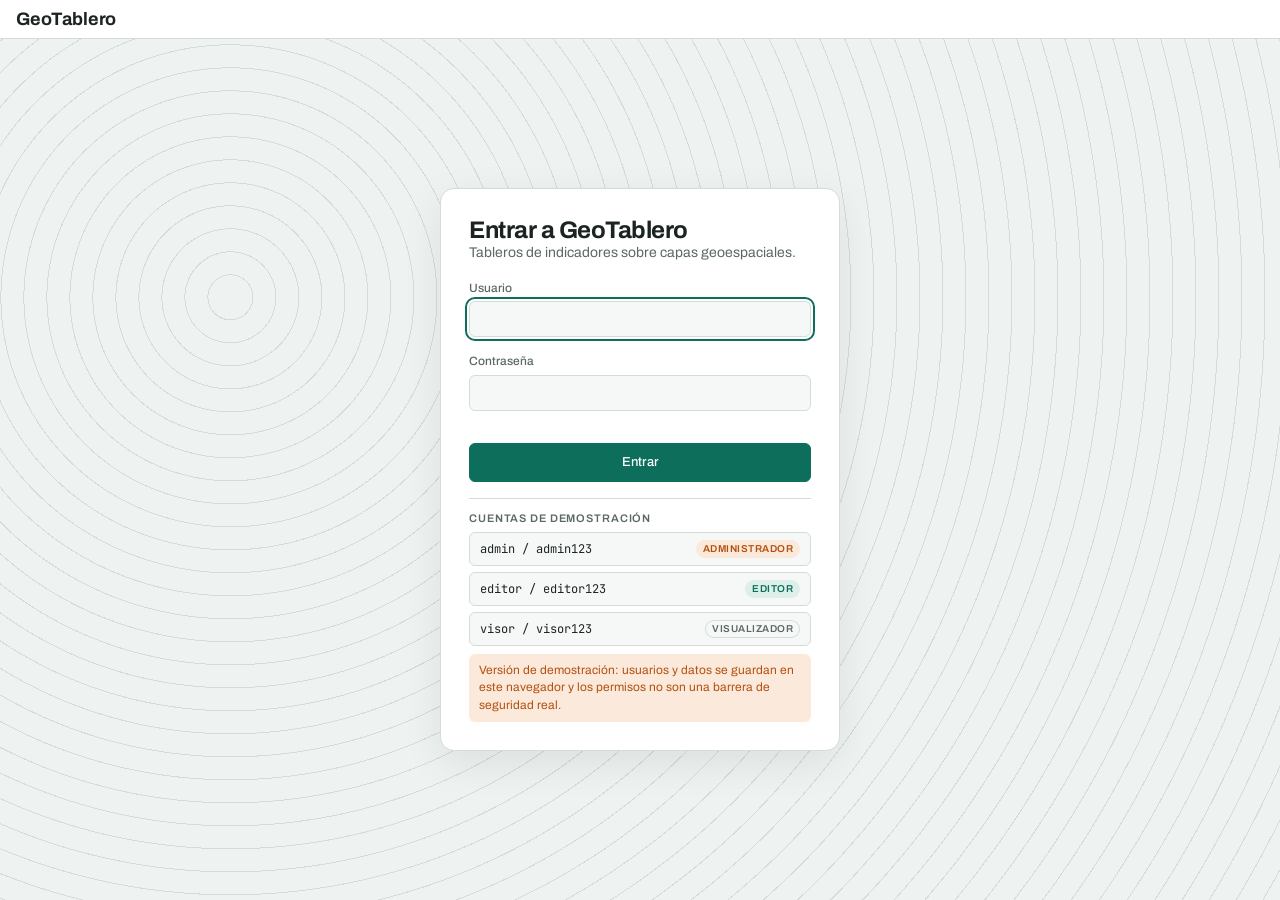
<file: index.html>
<!doctype html>
<html lang="es">
<head>
<meta charset="utf-8">
<meta name="viewport" content="width=device-width, initial-scale=1, viewport-fit=cover">
<title>GeoTablero</title>
<meta name="description" content="Tableros de indicadores y gráficos sobre capas geoespaciales, con usuarios y perfiles por aplicación.">
<link rel="preconnect" href="https://fonts.googleapis.com">
<link rel="preconnect" href="https://fonts.gstatic.com" crossorigin>
<link rel="stylesheet" href="https://fonts.googleapis.com/css2?family=Archivo:wght@400;500;600;700&family=JetBrains+Mono:wght@400;500&display=swap">
<link rel="stylesheet" href="css/estilos.css">
</head>
<body data-admin="0">
<div class="app">
  <header class="top">
    <a class="brand brand-link" href="index.html"><h1>GeoTablero</h1></a>
    <div class="spacer"></div>
    <nav class="nav" id="nav" hidden>
      <button id="navApps">Aplicaciones</button>
      <button id="navUsers" class="admin-only">Usuarios</button>
      <button id="navConns" class="admin-only">Conexiones</button>
      <div class="who"><span class="avatar" id="whoAvatar"></span><span class="nm" id="whoName"></span><button id="btnLogout" title="Cerrar sesión">Salir</button></div>
    </nav>
  </header>

  <main class="loading" id="vLoading">Cargando…</main>

  <!-- Acceso -->
  <main class="view-login" id="vLogin" hidden>
    <form class="login-card" id="formLogin" autocomplete="on">
      <div><h2>Entrar a GeoTablero</h2><p>Tableros de indicadores sobre capas geoespaciales.</p></div>
      <label class="field"><span>Usuario</span><input type="text" id="loginUser" autocomplete="username" required></label>
      <label class="field"><span>Contraseña</span><input type="password" id="loginPass" autocomplete="current-password" required></label>
      <div class="err" id="loginErr"></div>
      <button class="btn primary" type="submit" style="justify-content:center;padding:9px">Entrar</button>
      <div class="demo" id="demoBox" hidden>
        <span class="label">Cuentas de demostración</span>
        <div class="demo-list" id="demoList"></div>
        <div class="warn">Versión de demostración: usuarios y datos se guardan en este navegador y los permisos no son una barrera de seguridad real.</div>
      </div>
    </form>
    <section class="public-apps" id="publicApps" hidden aria-labelledby="pubTitle">
      <h3 id="pubTitle">Aplicaciones públicas</h3>
      <div class="pub-list" id="publicList"></div>
    </section>
  </main>

  <!-- Aplicaciones -->
  <main class="view-page" id="vHome" hidden>
    <div class="page">
      <div class="page-head">
        <div><h2>Aplicaciones</h2><p id="homeSub"></p></div>
        <div class="acts admin-only"><button class="btn primary" id="btnNewApp"><svg viewBox="0 0 24 24" fill="none" stroke="currentColor" stroke-width="2"><path d="M12 5v14M5 12h14"/></svg>Nueva aplicación</button></div>
      </div>
      <div class="cards" id="appCards"></div>
    </div>
  </main>

  <!-- Usuarios -->
  <main class="view-page" id="vUsers" hidden>
    <div class="page">
      <div class="page-head">
        <div><h2>Usuarios</h2><p>Los administradores ven y gestionan todo. Al resto se le asigna, en cada aplicación, el perfil de editor o de visualizador.</p></div>
        <div class="acts"><button class="btn primary" id="btnNewUser"><svg viewBox="0 0 24 24" fill="none" stroke="currentColor" stroke-width="2"><path d="M12 5v14M5 12h14"/></svg>Nuevo usuario</button></div>
      </div>
      <div class="table-wrap"><table class="list"><thead><tr><th>Usuario</th><th>Perfil</th><th>Acceso a aplicaciones</th><th></th></tr></thead><tbody id="userRows"></tbody></table></div>
      <div class="backup">
        <div><b>Publicar y respaldar</b><p>Exporta usuarios, aplicaciones y capas a <code>geotablero.json</code>. Si subes ese archivo a la carpeta <code>data/</code> del repositorio, quien abra el sitio por primera vez parte con esas aplicaciones.</p></div>
        <div style="display:flex;gap:8px;flex-wrap:wrap">
          <button class="btn" id="btnExport">Exportar</button>
          <button class="btn" id="btnImport">Importar archivo</button>
          <button class="btn" id="btnPublished">Cargar datos publicados</button>
          <input type="file" id="importInput" accept=".json" hidden>
        </div>
      </div>
    </div>
  </main>
  <!-- Conexiones a bases de datos -->
  <main class="view-page" id="vConns" hidden>
    <div class="page">
      <div class="page-head">
        <div><h2>Conexiones</h2><p>Bases de datos espaciales que los editores pueden usar como capas. PostGIS se conecta a través de Supabase, PostgREST, pg_featureserv (OGC API Features) o un WFS de GeoServer.</p></div>
        <div class="acts"><button class="btn primary" id="btnNewConn"><svg viewBox="0 0 24 24" fill="none" stroke="currentColor" stroke-width="2"><path d="M12 5v14M5 12h14"/></svg>Nueva conexión</button></div>
      </div>
      <div class="table-wrap"><table class="list"><thead><tr><th>Nombre</th><th>Tipo</th><th>Dirección</th><th>Estado</th><th></th></tr></thead><tbody id="connRows"></tbody></table></div>
      <div class="backup">
        <div><b>Cómo exponer tu PostGIS</b><p><b>Supabase</b>: crea el proyecto, activa la extensión postgis, crea la tabla con su columna geometry en EPSG:4326 y usa la URL del proyecto con la clave pública. <b>PostgREST</b> o <b>pg_featureserv</b>: instálalos junto a tu PostgreSQL y habilita CORS. <b>GeoServer</b>: publica la tabla desde un almacén PostGIS y activa CORS o JSONP.</p></div>
      </div>
    </div>
  </main>

</div>

<!-- Aplicación: crear / editar -->
<dialog id="dlgApp">
  <form method="dialog">
    <div class="dlg-head"><h2 id="dlgAppTitle">Nueva aplicación</h2><button class="icon-btn" value="cancel" aria-label="Cerrar"><svg viewBox="0 0 24 24" fill="none" stroke="currentColor" stroke-width="2"><path d="M6 6l12 12M18 6L6 18"/></svg></button></div>
    <div class="dlg-body">
      <label class="field"><span>Nombre</span><input type="text" id="appName" placeholder="ej. Emergencias Campo de Hielo 2026"></label>
      <label class="field"><span>Descripción</span><textarea id="appDesc" placeholder="Para qué sirve este tablero"></textarea></label>
      <label class="field" id="appTplField"><span>Contenido inicial</span><select id="appTpl"></select></label>
      <div class="err" id="appErr"></div>
    </div>
    <div class="dlg-foot"><button class="btn" value="cancel">Cancelar</button><button class="btn primary" type="button" id="btnAppOk">Crear</button></div>
  </form>
</dialog>

<!-- Accesos por aplicación -->
<dialog id="dlgAccess">
  <form method="dialog">
    <div class="dlg-head"><h2 id="dlgAccessTitle">Accesos</h2><button class="icon-btn" value="cancel" aria-label="Cerrar"><svg viewBox="0 0 24 24" fill="none" stroke="currentColor" stroke-width="2"><path d="M6 6l12 12M18 6L6 18"/></svg></button></div>
    <div class="dlg-body">
      <p class="hint" style="margin:0"><b>Editor</b>: agrega y quita capas, dibuja, edita atributos y crea gráficos e indicadores. <b>Visualizador</b>: consulta el tablero sin modificarlo.</p>
      <div class="access-list" id="accessList"></div>
    </div>
    <div class="dlg-foot"><button class="btn" value="cancel">Cancelar</button><button class="btn primary" type="button" id="btnAccessOk">Guardar accesos</button></div>
  </form>
</dialog>

<!-- Usuario: crear / editar -->
<dialog id="dlgUser">
  <form method="dialog">
    <div class="dlg-head"><h2 id="dlgUserTitle">Nuevo usuario</h2><button class="icon-btn" value="cancel" aria-label="Cerrar"><svg viewBox="0 0 24 24" fill="none" stroke="currentColor" stroke-width="2"><path d="M6 6l12 12M18 6L6 18"/></svg></button></div>
    <div class="dlg-body">
      <label class="field"><span>Nombre completo</span><input type="text" id="uName"></label>
      <div class="grid2">
        <label class="field"><span>Usuario</span><input type="text" id="uLogin" autocomplete="off"></label>
        <label class="field"><span id="uPassLabel">Contraseña</span><input type="password" id="uPass" autocomplete="new-password"></label>
      </div>
      <label class="check"><input type="checkbox" id="uAdmin"> Administrador (crea usuarios y aplicaciones, acceso total)</label>
      <div id="uAccessWrap" class="pane">
        <span class="label">Perfil en cada aplicación</span>
        <div class="access-list" id="uAccessList"></div>
      </div>
      <div class="err" id="uErr"></div>
    </div>
    <div class="dlg-foot"><button class="btn" value="cancel">Cancelar</button><button class="btn primary" type="button" id="btnUserOk">Guardar</button></div>
  </form>
</dialog>

<!-- Conexión: crear / editar -->
<dialog id="dlgConn">
  <form method="dialog">
    <div class="dlg-head"><h2 id="dlgConnTitle">Nueva conexión</h2><button class="icon-btn" value="cancel" aria-label="Cerrar"><svg viewBox="0 0 24 24" fill="none" stroke="currentColor" stroke-width="2"><path d="M6 6l12 12M18 6L6 18"/></svg></button></div>
    <div class="dlg-body">
      <div class="grid2">
        <label class="field"><span>Nombre</span><input type="text" id="cnName" placeholder="ej. PostGIS emergencias"></label>
        <label class="field"><span>Tipo</span><select id="cnType"></select></label>
      </div>
      <label class="field"><span>URL</span><input type="url" id="cnUrl"></label>
      <label class="field" id="cnKeyField"><span id="cnKeyLabel">Clave</span><input type="text" id="cnKey" autocomplete="off" spellcheck="false"></label>
      <label class="field" id="cnSchemaField"><span>Esquema (opcional, por defecto public)</span><input type="text" id="cnSchema" placeholder="public"></label>
      <div class="hint" id="cnHelp"></div>
      <div class="hint" id="cnResult" hidden></div>
      <div class="err" id="cnErr"></div>
    </div>
    <div class="dlg-foot"><button class="btn" type="button" id="btnConnTest" style="margin-right:auto">Probar conexión</button><button class="btn" value="cancel">Cancelar</button><button class="btn primary" type="button" id="btnConnOk">Guardar</button></div>
  </form>
</dialog>

<script src="js/comun.js"></script>
<script src="js/basedatos.js"></script>
<script src="js/portal.js"></script>
</body>
</html>
</file>
<file: css/estilos.css>
/* Layout: barra superior con navegación · vistas: acceso | aplicaciones | usuarios | tablero (capas | mapa | indicadores) */
:root{
  --bg:#eef2f0; --surface:#ffffff; --surface-2:#f6f8f7; --ink:#1b2422; --muted:#5b6964; --line:#d4dcd8;
  --accent:#0e6e5c; --accent-ink:#ffffff; --accent-soft:#dcefe9; --warm:#b4500f; --warm-soft:#fbe9dc; --danger:#b42318;
  --c1:#0e6e5c; --c2:#c2571a; --c3:#3a5fcd; --c4:#b5338a; --c5:#6f8a12; --c6:#8a5a2b; --c7:#0f8fa8; --c8:#6b4fbf;
  --f-display:"Archivo",system-ui,-apple-system,"Segoe UI",sans-serif;
  --f-body:"Archivo",system-ui,-apple-system,"Segoe UI",sans-serif;
  --f-mono:"JetBrains Mono",ui-monospace,"SFMono-Regular",Consolas,monospace;
  --r:8px;
  color-scheme:light;
}
@media (prefers-color-scheme:dark){:root:not([data-theme="light"]){
  --bg:#0e1412; --surface:#151d1a; --surface-2:#1b2521; --ink:#e2eae7; --muted:#8fa09a; --line:#2a3632;
  --accent:#3fbf9f; --accent-ink:#06201a; --accent-soft:#18332c; --warm:#f08a4b; --warm-soft:#3a2416; --danger:#f97066;
  --c1:#3fbf9f; --c2:#f08a4b; --c3:#7b9cff; --c4:#ee6fc4; --c5:#b4cf4a; --c6:#d4a373; --c7:#4cc9e0; --c8:#a78bfa;
  color-scheme:dark;
}}
:root[data-theme="dark"]{
  --bg:#0e1412; --surface:#151d1a; --surface-2:#1b2521; --ink:#e2eae7; --muted:#8fa09a; --line:#2a3632;
  --accent:#3fbf9f; --accent-ink:#06201a; --accent-soft:#18332c; --warm:#f08a4b; --warm-soft:#3a2416; --danger:#f97066;
  --c1:#3fbf9f; --c2:#f08a4b; --c3:#7b9cff; --c4:#ee6fc4; --c5:#b4cf4a; --c6:#d4a373; --c7:#4cc9e0; --c8:#a78bfa;
  color-scheme:dark;
}
*{box-sizing:border-box}
html,body{height:100%;margin:0}
body{background:var(--bg);color:var(--ink);font:14px/1.45 var(--f-body)}
[hidden]{display:none!important}
button,input,select,textarea{font:inherit;color:inherit}
:focus-visible{outline:2px solid var(--accent);outline-offset:2px}
body[data-role="viewer"] .can-edit,body:not([data-admin="1"]) .admin-only{display:none!important}

.app{height:100%;display:grid;grid-template-rows:auto 1fr}
header.top{display:flex;align-items:center;gap:14px;padding:10px max(16px,env(safe-area-inset-right,0px)) 10px max(16px,env(safe-area-inset-left,0px));background:var(--surface);border-bottom:1px solid var(--line);min-width:0}
.brand{display:flex;align-items:center;gap:10px;min-width:0}
.brand h1{margin:0;font:700 18px/1 var(--f-display);letter-spacing:-.01em;white-space:nowrap}
.crumb{display:flex;align-items:center;gap:8px;min-width:0;font-size:14px}
.crumb .sep{color:var(--line)}
.crumb strong{font-weight:600;white-space:nowrap;overflow:hidden;text-overflow:ellipsis}
.coord{font:12px var(--f-mono);color:var(--muted);white-space:nowrap}
.top .spacer{flex:1}
nav.nav{display:flex;align-items:center;gap:4px}
nav.nav button{border:0;background:transparent;padding:6px 10px;border-radius:6px;cursor:pointer;font-weight:500;color:var(--muted)}
nav.nav button:hover{color:var(--ink);background:var(--surface-2)}
nav.nav button[aria-current="page"]{color:var(--ink);background:var(--surface-2)}
.who{display:flex;align-items:center;gap:8px;padding-left:10px;border-left:1px solid var(--line)}
.avatar{width:28px;height:28px;border-radius:50%;display:grid;place-items:center;background:var(--accent-soft);color:var(--accent);font:600 12px var(--f-display);flex:none}
.who .nm{font-size:13px;font-weight:500;white-space:nowrap}
.toggle{display:flex;align-items:center;gap:8px;font-size:13px;color:var(--muted);cursor:pointer;user-select:none;white-space:nowrap}
.toggle input{accent-color:var(--accent)}
.save-status{font:11px var(--f-mono);color:var(--muted);white-space:nowrap}
.save-status.err{color:var(--danger)}

.role{font:600 10px/1 var(--f-body);letter-spacing:.05em;text-transform:uppercase;padding:4px 7px;border-radius:99px;white-space:nowrap}
.role.admin{background:var(--warm-soft);color:var(--warm)}
.role.editor{background:var(--accent-soft);color:var(--accent)}
.role.viewer{background:var(--surface-2);color:var(--muted);box-shadow:inset 0 0 0 1px var(--line)}

.btn{display:inline-flex;align-items:center;gap:6px;border:1px solid var(--line);background:var(--surface);border-radius:6px;padding:6px 10px;cursor:pointer;font-size:13px;font-weight:500;white-space:nowrap}
.btn:hover{border-color:var(--accent);color:var(--accent)}
.btn.primary{background:var(--accent);color:var(--accent-ink);border-color:var(--accent)}
.btn.primary:hover{filter:brightness(1.08);color:var(--accent-ink)}
.btn.danger{color:var(--danger)}
.btn.danger:hover{border-color:var(--danger)}
.btn:disabled{opacity:.55;cursor:default}
.btn svg{width:15px;height:15px}
.icon-btn{border:0;background:transparent;width:28px;height:28px;border-radius:6px;display:inline-grid;place-items:center;cursor:pointer;color:var(--muted)}
.icon-btn:hover{background:var(--surface-2);color:var(--ink)}
.icon-btn.on{color:var(--accent);background:var(--accent-soft)}
.icon-btn svg{width:16px;height:16px}

/* ---------- Acceso ---------- */
.view-login{display:grid;place-items:center;padding:32px max(16px,env(safe-area-inset-right,0px)) 32px max(16px,env(safe-area-inset-left,0px));background:
  repeating-radial-gradient(circle at 18% 30%, transparent 0 22px, var(--line) 22px 23px),var(--bg);overflow:auto}
.login-card{width:min(400px,100%);background:var(--surface);border:1px solid var(--line);border-radius:14px;padding:28px;display:flex;flex-direction:column;gap:16px;box-shadow:0 12px 40px rgba(0,0,0,.08)}
.login-card h2{margin:0;font:700 24px/1.1 var(--f-display);letter-spacing:-.02em;text-wrap:balance}
.login-card p{margin:0;color:var(--muted)}
.demo{border-top:1px solid var(--line);padding-top:14px;display:flex;flex-direction:column;gap:8px}
.demo-list{display:grid;gap:6px}
.demo-list button{display:flex;justify-content:space-between;align-items:center;gap:8px;border:1px solid var(--line);background:var(--surface-2);border-radius:6px;padding:7px 10px;cursor:pointer;font:12px var(--f-mono)}
.demo-list button:hover{border-color:var(--accent)}
.warn{font-size:12px;color:var(--warm);background:var(--warm-soft);border-radius:6px;padding:8px 10px}

/* ---------- Páginas (aplicaciones, usuarios) ---------- */
.view-page{overflow:auto}
.page{max-width:1120px;margin:0 auto;padding-block:28px 48px;padding-left:max(16px,env(safe-area-inset-left,0px));padding-right:max(16px,env(safe-area-inset-right,0px));display:flex;flex-direction:column;gap:20px}
.page-head{display:flex;align-items:flex-end;justify-content:space-between;gap:12px;flex-wrap:wrap}
.page-head h2{margin:0;font:700 26px/1.1 var(--f-display);letter-spacing:-.02em}
.page-head p{margin:4px 0 0;color:var(--muted);max-width:60ch}
.page-head .acts{display:flex;gap:8px;flex-wrap:wrap}
.cards{display:grid;grid-template-columns:repeat(auto-fill,minmax(280px,1fr));gap:14px}
.card{background:var(--surface);border:1px solid var(--line);border-radius:12px;display:flex;flex-direction:column;overflow:hidden;min-width:0}
.card .mapthumb{height:96px;position:relative;background:var(--surface-2);border-bottom:1px solid var(--line);overflow:hidden}
.card .mapthumb canvas{width:100%;height:100%;display:block}
.card .mapthumb .role{position:absolute;top:10px;left:10px}
.card .body{padding:14px 16px;display:flex;flex-direction:column;gap:6px;flex:1;min-width:0}
.card h3{margin:0;font:600 16px/1.25 var(--f-display);text-wrap:balance}
.card .desc{color:var(--muted);font-size:13px;min-height:1.45em}
.card .stats{display:flex;gap:12px;font:11px var(--f-mono);color:var(--muted);margin-top:auto;padding-top:6px;flex-wrap:wrap}
.card .foot{display:flex;gap:6px;padding:10px 12px;border-top:1px solid var(--line);align-items:center}
.card .foot .spacer{flex:1}
.empty{font-size:13px;color:var(--muted);border:1px dashed var(--line);border-radius:var(--r);padding:14px;text-align:center}

.table-wrap{overflow-x:auto;background:var(--surface);border:1px solid var(--line);border-radius:12px}
table.list{border-collapse:collapse;width:100%;min-width:640px;font-size:13px}
table.list th{text-align:left;font:600 11px var(--f-body);letter-spacing:.06em;text-transform:uppercase;color:var(--muted);padding:10px 14px;border-bottom:1px solid var(--line);background:var(--surface-2)}
table.list td{padding:10px 14px;border-bottom:1px solid var(--line);vertical-align:middle}
table.list tr:last-child td{border-bottom:0}
table.list .uname{font:12px var(--f-mono);color:var(--muted)}
table.list .person{display:flex;align-items:center;gap:10px}
table.list .chips{display:flex;gap:4px;flex-wrap:wrap}
table.list .chip{font-size:11px;padding:2px 7px;border-radius:4px;background:var(--surface-2);border:1px solid var(--line);white-space:nowrap}
table.list .chip b{font-weight:600}
table.list td.r{text-align:right;white-space:nowrap}
.backup{display:flex;align-items:center;justify-content:space-between;gap:12px;flex-wrap:wrap;background:var(--surface);border:1px solid var(--line);border-radius:12px;padding:14px 16px}
.backup p{margin:2px 0 0;color:var(--muted);font-size:13px;max-width:62ch}

/* ---------- Tablero ---------- */
.main{display:grid;grid-template-columns:300px 1fr 370px;min-height:0}
aside{background:var(--surface);overflow:auto;min-height:0;display:flex;flex-direction:column}
aside.left{border-right:1px solid var(--line)}
aside.right{border-left:1px solid var(--line)}
section.block{padding:16px;border-bottom:1px solid var(--line);display:flex;flex-direction:column;gap:12px}
.block-head{display:flex;align-items:center;justify-content:space-between;gap:8px;min-height:30px}
.label{font:600 11px/1 var(--f-body);letter-spacing:.08em;text-transform:uppercase;color:var(--muted)}

.layers{display:flex;flex-direction:column;gap:6px;margin:0;padding:0;list-style:none}
.layer{border:1px solid var(--line);border-radius:var(--r);padding:8px 8px 8px 10px;display:grid;grid-template-columns:auto 1fr auto;gap:4px 8px;align-items:center;background:var(--surface)}
.layer.target{border-color:var(--accent);box-shadow:inset 3px 0 0 var(--accent)}
.layer input[type=checkbox]{accent-color:var(--accent);margin:0}
.layer .name{min-width:0;cursor:pointer}
.layer .name strong{display:block;font-weight:600;font-size:13px;white-space:nowrap;overflow:hidden;text-overflow:ellipsis}
.layer .meta{font:11px var(--f-mono);color:var(--muted);display:flex;gap:6px;align-items:center;flex-wrap:wrap}
.sw{width:10px;height:10px;border-radius:2px;display:inline-block;flex:none}
.sw.pt{border-radius:50%}
.pill{font:600 10px/1 var(--f-body);letter-spacing:.04em;text-transform:uppercase;padding:3px 6px;border-radius:99px;background:var(--accent-soft);color:var(--accent)}
.pill.ro{background:var(--surface-2);color:var(--muted)}
.layer .acts{display:flex;gap:0}
.layer .opacity{grid-column:2/4;display:flex;align-items:center;gap:8px;font:11px var(--f-mono);color:var(--muted)}
.layer .opacity input{flex:1;accent-color:var(--accent)}

.basemaps{display:grid;grid-template-columns:repeat(2,1fr);gap:6px}
.bm{border:1px solid var(--line);border-radius:6px;padding:0;background:var(--surface);cursor:pointer;text-align:left;overflow:hidden;display:flex;flex-direction:column}
.bm .thumb{height:34px}
.bm span{padding:5px 8px;font-size:12px;font-weight:500}
.bm[aria-pressed="true"]{border-color:var(--accent);box-shadow:0 0 0 1px var(--accent)}
.bm[aria-pressed="true"] span{color:var(--accent)}
.bm.bm-fail span::after{content:" · sin respuesta";color:var(--danger);font-weight:400}
.hint{font-size:12px;color:var(--muted);background:var(--surface-2);border-radius:6px;padding:8px 10px}
.hint b{color:var(--ink)}

.mapwrap{position:relative;min-height:0}
#map{position:absolute;inset:0;background:var(--surface-2)}
.leaflet-container{font-family:var(--f-body)}
.edit-banner{position:absolute;z-index:500;left:50%;transform:translateX(-50%);top:10px;background:var(--surface);border:1px solid var(--line);border-radius:99px;padding:6px 12px;font-size:12px;display:flex;gap:8px;align-items:center;box-shadow:0 2px 8px rgba(0,0,0,.15);max-width:calc(100% - 120px);white-space:nowrap;overflow:hidden;text-overflow:ellipsis}
.edit-banner .dot{width:8px;height:8px;border-radius:50%;background:var(--accent);flex:none}
.edit-banner.view .dot{background:var(--muted)}
.leaflet-popup-content-wrapper,.leaflet-popup-tip{background:var(--surface);color:var(--ink)}
.leaflet-popup-content{margin:12px 14px;min-width:200px}
.pop h4{margin:0 0 8px;font:600 13px var(--f-display)}
.pop table{border-collapse:collapse;width:100%;font-size:12px}
.pop td{padding:3px 0;border-bottom:1px solid var(--line);vertical-align:top}
.pop td:first-child{color:var(--muted);padding-right:10px;font-family:var(--f-mono);font-size:11px}
.pop .f{display:grid;grid-template-columns:auto 1fr;gap:6px 8px;align-items:center;font-size:12px}
.pop .f label{font:11px var(--f-mono);color:var(--muted)}
.pop .f input{border:1px solid var(--line);border-radius:4px;padding:4px 6px;background:var(--surface-2);min-width:0}
.pop .row{display:flex;gap:6px;margin-top:10px;justify-content:space-between}
.pop .geo{font:11px var(--f-mono);color:var(--muted);margin-top:6px}

.kpis{display:grid;grid-template-columns:1fr 1fr;gap:8px}
.kpi{border:1px solid var(--line);border-radius:var(--r);padding:10px 12px;position:relative;background:var(--surface-2);min-width:0}
.kpi .k-label{font-size:12px;font-weight:500;color:var(--muted);padding-right:22px;white-space:nowrap;overflow:hidden;text-overflow:ellipsis}
.kpi .k-val{font:600 22px/1.15 var(--f-display);font-variant-numeric:tabular-nums;letter-spacing:-.01em;margin-top:4px;overflow-wrap:anywhere}
.kpi .k-val small{font:500 12px var(--f-body);color:var(--muted);margin-left:3px;white-space:nowrap}
.kpi .k-sub{font:10px var(--f-mono);color:var(--muted);margin-top:4px;white-space:nowrap;overflow:hidden;text-overflow:ellipsis}
.kpi .icon-btn,.chart .icon-btn.del{position:absolute;top:4px;right:4px;width:24px;height:24px}
.charts{display:flex;flex-direction:column;gap:10px}
.chart{border:1px solid var(--line);border-radius:var(--r);padding:10px 12px 12px;position:relative;background:var(--surface)}
.chart h3{margin:0;font:600 13px var(--f-display);padding-right:26px}
.chart .c-sub{font:10px var(--f-mono);color:var(--muted);margin:2px 0 8px}
.chart .canvas{position:relative;height:220px}

/* ---------- Diálogos ---------- */
dialog{border:1px solid var(--line);border-radius:12px;padding:0;background:var(--surface);color:var(--ink);width:min(500px,calc(100vw - 32px));max-height:calc(100vh - 40px);box-shadow:0 20px 50px rgba(0,0,0,.3)}
dialog form{display:flex;flex-direction:column;max-height:calc(100vh - 42px)}
dialog::backdrop{background:rgba(10,20,17,.45)}
.dlg-head{display:flex;align-items:center;justify-content:space-between;padding:14px 16px;border-bottom:1px solid var(--line)}
.dlg-head h2{margin:0;font:600 16px var(--f-display)}
.dlg-body{padding:16px;display:flex;flex-direction:column;gap:12px;overflow:auto}
.dlg-foot{display:flex;justify-content:flex-end;gap:8px;padding:12px 16px;border-top:1px solid var(--line)}
.tabs{display:flex;gap:4px;background:var(--surface-2);padding:3px;border-radius:8px;flex-wrap:wrap}
.tabs button{flex:1;border:0;background:transparent;padding:6px;border-radius:6px;cursor:pointer;font-size:13px;font-weight:500;color:var(--muted);white-space:nowrap}
.tabs button[aria-selected="true"]{background:var(--surface);color:var(--ink);box-shadow:0 1px 2px rgba(0,0,0,.1)}
.pane{display:flex;flex-direction:column;gap:12px}
.field{display:flex;flex-direction:column;gap:4px;min-width:0}
.field>span{font-size:12px;font-weight:500;color:var(--muted)}
.field input[type=text],.field input[type=url],.field input[type=password],.field select,.field textarea{border:1px solid var(--line);border-radius:6px;padding:7px 9px;background:var(--surface-2);width:100%}
.field textarea{resize:vertical;min-height:60px}
.grid2{display:grid;grid-template-columns:1fr 1fr;gap:10px}
.drop{border:1.5px dashed var(--line);border-radius:8px;padding:18px;text-align:center;color:var(--muted);font-size:13px;cursor:pointer}
.drop.over{border-color:var(--accent);background:var(--accent-soft);color:var(--accent)}
.drop b{color:var(--ink)}
.formats{font:11px var(--f-mono);color:var(--muted)}
.check{display:flex;gap:8px;align-items:center;font-size:13px}
.check input{accent-color:var(--accent)}
.err{color:var(--danger);font-size:12px;min-height:0}
.access-list{display:flex;flex-direction:column;border:1px solid var(--line);border-radius:8px;overflow:hidden}
.access-row{display:grid;grid-template-columns:1fr 150px;gap:10px;align-items:center;padding:8px 12px;border-bottom:1px solid var(--line)}
.access-row:last-child{border-bottom:0}
.access-row .who2{display:flex;flex-direction:column;min-width:0}
.access-row .who2 b{font-weight:600;font-size:13px;white-space:nowrap;overflow:hidden;text-overflow:ellipsis}
.access-row .who2 span{font:11px var(--f-mono);color:var(--muted)}
.access-row select{border:1px solid var(--line);border-radius:6px;padding:5px 8px;background:var(--surface-2);width:100%}

.toast{position:fixed;left:50%;bottom:calc(20px + env(safe-area-inset-bottom,0px));transform:translateX(-50%);background:var(--ink);color:var(--bg);padding:8px 14px;border-radius:8px;font-size:13px;z-index:3000;opacity:0;transition:opacity .2s;pointer-events:none;max-width:calc(100vw - 32px);text-align:center}
.toast.show{opacity:1}

@media (max-width:1100px){.main{grid-template-columns:270px 1fr 320px}}
@media (max-width:900px){
  html,body{height:auto}
  .app{height:auto;display:block}
  .main{display:flex;flex-direction:column}
  .mapwrap{height:62vh;order:-1}
  aside.left,aside.right{border:0;overflow:visible}
  .coord,.who .nm{display:none}
  header.top{flex-wrap:wrap}
}
@media (max-width:560px){.grid2{grid-template-columns:1fr}.access-row{grid-template-columns:1fr 120px}}
@media (prefers-reduced-motion:reduce){*{transition:none!important}}

/* ---------- Añadidos para la versión multipágina ---------- */
a.btn{text-decoration:none}
a.brand-link{color:inherit;text-decoration:none}
a.brand-link:hover h1{color:var(--accent)}
nav.nav a{padding:6px 10px;border-radius:6px;font-weight:500;color:var(--muted);text-decoration:none;white-space:nowrap}
nav.nav a:hover{color:var(--ink);background:var(--surface-2)}
.card .mapthumb{display:block}
.denied{max-width:520px;margin:12vh auto 0;background:var(--surface);border:1px solid var(--line);border-radius:14px;padding:28px;display:flex;flex-direction:column;gap:12px}
.denied h2{margin:0;font:700 22px/1.15 var(--f-display);letter-spacing:-.01em}
.denied p{margin:0;color:var(--muted)}
.loading{display:grid;place-items:center;color:var(--muted);font:12px var(--f-mono)}

/* ---------- Escenario con widgets flotantes ---------- */
.stage{position:relative;min-height:0;overflow:hidden}
.stage #map{position:absolute;inset:0;z-index:0}
#widgets{position:absolute;inset:0;z-index:1;pointer-events:none}
.stage .edit-banner{z-index:3}
.app-tools{display:flex;gap:6px;align-items:center}
.design-btn[aria-pressed="true"]{background:var(--accent);color:var(--accent-ink);border-color:var(--accent)}

.wg{position:absolute;display:flex;flex-direction:column;background:var(--surface);border:1px solid var(--line);border-radius:10px;box-shadow:0 6px 22px rgba(10,30,25,.16);pointer-events:auto;overflow:hidden;min-width:0}
.wg-head{display:flex;align-items:center;gap:4px;padding:4px 4px 4px 12px;min-height:36px;border-bottom:1px solid var(--line);user-select:none;flex:none}
.wg-title{flex:1;min-width:0;font:600 13px/1.2 var(--f-display);white-space:nowrap;overflow:hidden;text-overflow:ellipsis}
.wg-acts{display:flex;gap:0;flex:none}
.wg-acts .icon-btn{width:26px;height:26px}
.wg-body{flex:1;min-height:0;overflow:auto;padding:12px;display:flex;flex-direction:column;gap:10px}
.wg.min{height:auto!important}
.wg.min .wg-body,.wg.min .wg-resize{display:none}
.wg.min .wg-head{border-bottom:0}
.wg.nohead .wg-head{display:none}
.wg-grip{display:none;color:var(--muted);margin-left:-6px}
.wg-grip svg{width:14px;height:14px;fill:currentColor}
.wg-resize{position:absolute;right:0;bottom:0;width:18px;height:18px;cursor:nwse-resize;display:none;
  background:linear-gradient(135deg,transparent 0 55%,var(--accent) 55% 62%,transparent 62% 72%,var(--accent) 72% 79%,transparent 79%)}
.design-only{display:none!important}
.wg.flash{animation:wgflash .9s ease}
@keyframes wgflash{0%,100%{box-shadow:0 6px 22px rgba(10,30,25,.16)}40%{box-shadow:0 0 0 4px var(--accent)}}

/* Modo Diseño */
.stage.design #widgets{background-image:radial-gradient(color-mix(in srgb,var(--accent) 35%,transparent) 1px,transparent 1.2px);background-size:16px 16px}
.stage.design .wg{outline:1.5px dashed var(--accent);outline-offset:2px}
.stage.design .wg-head{cursor:move;background:var(--accent-soft)}
.stage.design .wg.nohead .wg-head{display:flex}
.stage.design .design-only{display:inline-grid!important}
.stage.design .wg-grip{display:inline-flex!important}
.stage.design .wg-resize{display:block!important}
.stage.design .wg.min .wg-resize{display:none!important}
.stage.design .edit-banner{display:none}
.wg.dragging{box-shadow:0 14px 40px rgba(10,30,25,.3);opacity:.94;transition:none}
.design-bar{position:absolute;z-index:4;bottom:30px;left:50%;transform:translateX(-50%);display:flex;align-items:center;gap:6px;flex-wrap:wrap;justify-content:center;
  background:var(--surface);border:1px solid var(--accent);border-radius:12px;padding:8px 10px;box-shadow:0 8px 28px rgba(10,30,25,.22);max-width:calc(100% - 140px)}
.design-bar .db-sep{width:1px;align-self:stretch;background:var(--line);margin:0 4px}
.design-bar .db-hint{font-size:11px;color:var(--muted);max-width:30ch;line-height:1.3}
.wg-empty{position:absolute;top:50%;left:50%;transform:translate(-50%,-50%);background:var(--surface);border:1px dashed var(--line);border-radius:10px;padding:14px 18px;color:var(--muted);font-size:13px;pointer-events:auto}
.wg-empty:empty{display:none}

/* Contenido por tipo */
.wg-layers .wg-addlayer{align-self:flex-start}
.wg-kpi .wg-body{justify-content:center;gap:2px;padding:6px 12px 10px}
.wg-kpi .k-val{font:600 24px/1.15 var(--f-display);font-variant-numeric:tabular-nums;letter-spacing:-.01em;overflow-wrap:anywhere}
.wg-kpi .k-val small{font:500 12px var(--f-body);color:var(--muted);margin-left:4px;white-space:nowrap}
.wg-kpi .k-sub{font:10px var(--f-mono);color:var(--muted);white-space:nowrap;overflow:hidden;text-overflow:ellipsis}
.wg-chart .wg-body{gap:4px;padding:8px 12px 12px}
.wg-chart .c-sub{font:10px var(--f-mono);color:var(--muted);margin:0}
.wg-chart .canvas{position:relative;flex:1;min-height:0;height:auto}
.wg-text .wg-body{justify-content:center}
.wg-text .wg-text{color:var(--ink);line-height:1.35;overflow-wrap:anywhere}
.wg-text .size-s{font-size:12px}
.wg-text .size-m{font-size:15px}
.wg-text .size-l{font:600 20px/1.2 var(--f-display);letter-spacing:-.01em}
.wg-text .size-xl{font:700 28px/1.1 var(--f-display);letter-spacing:-.02em;text-wrap:balance}
.wg-text strong{font-weight:700}

/* Pantallas angostas: mapa arriba y widgets apilados debajo */
@media (max-width:760px){
  .stage{display:flex;flex-direction:column;overflow:visible}
  .stage #map{position:relative;inset:auto;height:60vh;flex:none}
  #widgets{position:static;pointer-events:auto;display:flex;flex-direction:column;gap:12px;padding:12px max(16px,env(safe-area-inset-right,0px)) 24px max(16px,env(safe-area-inset-left,0px))}
  .wg{position:relative;width:auto!important;height:auto!important;left:auto!important;top:auto!important;z-index:auto!important}
  .wg-chart .wg-body{height:260px}
  .wg-layers .wg-body{max-height:none}
  .design-btn,.design-bar{display:none!important}
  .app-tools .btn{padding:6px 8px}
}

/* Avisos arriba; barra de diseño y aviso de modo abajo, para no tapar widgets superiores */
.toast{top:calc(64px + env(safe-area-inset-top,0px));bottom:auto}
.stage .edit-banner{top:auto;bottom:30px}
.wg-head{-webkit-user-select:none;user-select:none}
.pill.err{background:var(--warm-soft);color:var(--warm)}
.pop .f input[readonly]{opacity:.65;cursor:not-allowed}

/* ---------- Simbología ---------- */
.sw-pt{border-radius:50%;width:11px;height:11px}
.sw-pg{width:12px;height:12px;border-radius:2px}
.sw-ln{width:16px;height:3px;border-radius:2px;align-self:center}
.sw-multi{width:20px;height:10px;border-radius:2px}
.layer .mini-legend{grid-column:2/4}
.mini-legend{display:flex;flex-direction:column;gap:3px;padding:4px 0 2px;font-size:12px}
.ml-field{font:600 10px var(--f-body);letter-spacing:.06em;text-transform:uppercase;color:var(--muted)}
.ml-row{display:flex;align-items:center;gap:8px;min-width:0}
.ml-row span:last-child{overflow:hidden;text-overflow:ellipsis;white-space:nowrap;font-variant-numeric:tabular-nums}
.ml-row .sw{flex:none}
.ml-more{font-size:11px;color:var(--muted)}
.ml-ramp{height:10px;border-radius:3px}
.ml-ends{display:flex;justify-content:space-between;font-size:10px;color:var(--muted)}
.legend-box{display:flex;flex-direction:column;gap:12px}
.lg-layer{display:flex;flex-direction:column;gap:4px}
.lg-head{display:flex;align-items:center;gap:8px;font-size:13px}
.lg-head b{font-weight:600;overflow:hidden;text-overflow:ellipsis;white-space:nowrap}

/* Menú de capa */
.menu{position:fixed;z-index:2500;min-width:220px;background:var(--surface);border:1px solid var(--line);border-radius:10px;box-shadow:0 12px 32px rgba(10,30,25,.22);padding:4px;display:flex;flex-direction:column}
.menu button{display:flex;align-items:center;gap:10px;border:0;background:transparent;padding:8px 10px;border-radius:6px;cursor:pointer;font-size:13px;text-align:left}
.menu button:hover,.menu button:focus-visible{background:var(--surface-2)}
.menu button.danger{color:var(--danger)}
.menu svg{width:16px;height:16px;flex:none}

/* Editores docked a la derecha, sin oscurecer el mapa, para ver los cambios en vivo */
dialog.dlg-side{margin:64px max(16px,env(safe-area-inset-right,0px)) 16px auto;width:min(420px,calc(100vw - 32px));max-height:calc(100vh - 80px)}
dialog.dlg-side::backdrop{background:transparent}
dialog.dlg-side form{max-height:calc(100vh - 82px)}
fieldset.sym-group{border:1px solid var(--line);border-radius:8px;padding:10px 12px 12px;margin:0;display:flex;flex-direction:column;gap:10px;min-width:0}
fieldset.sym-group legend{font:600 11px var(--f-body);letter-spacing:.06em;text-transform:uppercase;color:var(--muted);padding:0 4px}
.field output{font:11px var(--f-mono);color:var(--ink);margin-left:4px}
.field input[type=range]{accent-color:var(--accent);width:100%}
.field input[type=number]{border:1px solid var(--line);border-radius:6px;padding:7px 9px;background:var(--surface-2);width:100%}
.color-field input[type=color]{width:56px;height:32px;padding:2px;border:1px solid var(--line);border-radius:6px;background:var(--surface-2);cursor:pointer}
.grid3{display:grid;grid-template-columns:repeat(3,1fr);gap:8px}
.ramp-prev{height:12px;border-radius:4px;border:1px solid var(--line)}
.sym-classes{display:flex;flex-direction:column;border:1px solid var(--line);border-radius:8px;max-height:220px;overflow:auto}
.sc-row{display:grid;grid-template-columns:auto 1fr auto;gap:10px;align-items:center;padding:5px 10px;border-bottom:1px solid var(--line);font-size:13px;cursor:pointer}
.sc-row:last-child{border-bottom:0}
.sc-row input[type=color]{width:30px;height:22px;padding:0;border:1px solid var(--line);border-radius:4px;background:none;cursor:pointer}
.sc-val{overflow:hidden;text-overflow:ellipsis;white-space:nowrap;font-variant-numeric:tabular-nums}
.sc-n{font:11px var(--f-mono);color:var(--muted)}

/* Etiquetas en el mapa */
.leaflet-tooltip.gt-label{background:transparent;border:0;box-shadow:none;padding:0;color:#1b2422;font:600 11px/1.1 var(--f-body);
  text-shadow:0 0 2px #fff,0 0 2px #fff,0 0 3px #fff,0 0 4px #fff;white-space:nowrap}
.leaflet-tooltip.gt-label::before{display:none}
.leaflet-tooltip.gt-label.size-s{font-size:10px}
.leaflet-tooltip.gt-label.size-l{font-size:14px}
@media (max-width:560px){.grid3{grid-template-columns:1fr 1fr 1fr}dialog.dlg-side{margin:auto}}

/* Mapas base más compactos para que quepan todos sin desplazarse */
.wg-basemaps .bm .thumb{height:24px}
.wg-basemaps .bm span{padding:4px 8px;font-size:12px;white-space:nowrap;overflow:hidden;text-overflow:ellipsis}

/* Orden de capas */
.lhandle{display:flex;align-items:center;gap:2px}
.lgrip{border:0;background:transparent;width:18px;height:26px;margin-left:-6px;display:grid;place-items:center;color:var(--muted);cursor:grab;border-radius:4px;padding:0}
.lgrip:hover{color:var(--ink);background:var(--surface-2)}
.lgrip:active{cursor:grabbing}
.lgrip svg{width:14px;height:14px;fill:currentColor}
.layer.dragging-layer{opacity:.45}
.layer.drop-before{box-shadow:0 -3px 0 var(--accent)}
.layer.drop-after{box-shadow:0 3px 0 var(--accent)}

/* ---------- Coordenadas ---------- */
button.coord{border:1px solid var(--line);background:var(--surface-2);border-radius:6px;padding:4px 8px;display:inline-flex;gap:8px;align-items:center;cursor:pointer;font:12px var(--f-mono);color:var(--ink);max-width:420px;min-width:0;overflow:hidden}
button.coord:hover{border-color:var(--accent)}
.coord-fmt{font:600 10px var(--f-body);letter-spacing:.05em;text-transform:uppercase;color:var(--accent);white-space:nowrap}
#coordVal{white-space:nowrap;overflow:hidden;text-overflow:ellipsis;font-variant-numeric:tabular-nums}
.co-rows{display:flex;flex-direction:column;border:1px solid var(--line);border-radius:8px}
.co-row{display:grid;grid-template-columns:1fr auto;grid-template-rows:auto auto;column-gap:6px;padding:6px 6px 6px 10px;border-bottom:1px solid var(--line)}
.co-row:last-child{border-bottom:0}
.co-lab{grid-column:1;font:600 10px var(--f-body);letter-spacing:.04em;text-transform:uppercase;color:var(--muted)}
.co-val{grid-column:1;font:12.5px var(--f-mono);font-variant-numeric:tabular-nums;white-space:nowrap;overflow:hidden;text-overflow:ellipsis}
.co-row .icon-btn{grid-column:2;grid-row:1/3;align-self:center}
.co-actions{display:flex;align-items:center;gap:10px}
.co-status{font-size:12px;color:var(--muted)}
.co-goto{display:flex;flex-direction:column;gap:6px}
.co-goto input,.co-goto select{border:1px solid var(--line);border-radius:6px;padding:6px 8px;background:var(--surface-2);min-width:0;font-size:13px}
.co-goto-row{display:grid;grid-template-columns:1fr auto;gap:6px}
.leaflet-container.capturing{cursor:crosshair}

/* ---------- Imagen ---------- */
.wg-image .wg-body{padding:0;gap:0;overflow:hidden}
.wg-image .wg-body img,.wg-image .wg-imglink{display:block;width:100%;height:100%;min-height:0;flex:1}
.wg-image .wg-imglink img{width:100%;height:100%}
.wg-image .wg-body img{object-position:center}
.wg-caption{font-size:11px;color:var(--muted);padding:4px 10px 6px;flex:none}
.img-drop{border:1.5px dashed var(--line);border-radius:8px;height:170px;display:grid;place-items:center;color:var(--muted);font-size:13px;cursor:pointer;overflow:hidden;background:var(--surface-2)}
.img-drop img{width:100%;height:100%}
.img-drop.over{border-color:var(--accent);background:var(--accent-soft)}
.img-drop.busy{opacity:.6}

/* ---------- Apariencia de widgets ---------- */
.wg{background:var(--wg-bg,var(--surface));border-radius:var(--wg-r,10px)}
.wg.noborder{border-color:transparent}
.wg.noshadow{box-shadow:none}
.wg.head-color .wg-head{background:var(--wg-head);color:var(--wg-head-ink);border-bottom-color:transparent}
.wg.head-color .wg-head .icon-btn{color:var(--wg-head-ink)}
.stage.design .wg.head-color .wg-head{background:var(--wg-head)}
.stage.glass .wg:not([style*="--wg-bg"]){background:color-mix(in srgb,var(--surface) 80%,transparent);-webkit-backdrop-filter:blur(8px);backdrop-filter:blur(8px)}
.look-row{display:flex;align-items:center;justify-content:space-between;gap:12px}
.look-row input[type=color]{width:48px;height:30px;padding:2px;border:1px solid var(--line);border-radius:6px;background:var(--surface-2)}

/* ---------- Tema ---------- */
.th-presets{display:grid;grid-template-columns:repeat(3,1fr);gap:6px}
.th-preset{display:flex;align-items:center;gap:8px;border:1px solid var(--line);background:var(--surface);border-radius:8px;padding:7px 8px;cursor:pointer;font-size:12px;text-align:left}
.th-preset[aria-pressed="true"]{border-color:var(--accent);box-shadow:0 0 0 1px var(--accent)}
.th-sw{width:16px;height:16px;border-radius:50%;flex:none}
header.top.hdr-accent{background:var(--accent);border-bottom-color:transparent;
  --ink:var(--accent-ink);--muted:color-mix(in srgb,var(--accent-ink) 72%,transparent);--line:color-mix(in srgb,var(--accent-ink) 28%,transparent);
  --surface:color-mix(in srgb,var(--accent-ink) 12%,transparent);--surface-2:color-mix(in srgb,var(--accent-ink) 14%,transparent);color:var(--accent-ink)}
header.top.hdr-dark{background:#141c19;border-bottom-color:#26312d;--ink:#e6eeeb;--muted:#9aaba5;--line:#33403b;--surface:#1c2622;--surface-2:#222e2a;color:#e6eeeb}
header.top.hdr-accent .btn.primary{background:var(--accent-ink);color:var(--accent);border-color:var(--accent-ink)}
header.top.hdr-accent .coord-fmt{color:var(--accent-ink)}
header.top.hdr-dark .coord-fmt{color:#7fd8c1}
header.top.hdr-accent nav.nav a,header.top.hdr-accent nav.nav button,header.top.hdr-accent .toggle{color:var(--muted)}

/* ---------- Indicadores ---------- */
.wg-kpi .k-val.size-s{font-size:18px}
.wg-kpi .k-val.size-m{font-size:24px}
.wg-kpi .k-val.size-l{font-size:32px}
.wg-kpi .k-val.size-xl{font-size:42px;line-height:1.05}
.k-pre{margin-right:2px}
.wg-kpi .k-sub[hidden]{display:none}
.kpi-preview{border:1px solid var(--line);border-radius:8px;padding:10px 14px;background:var(--surface-2);min-height:76px;display:flex;flex-direction:column;gap:2px}
.kp-label{font:600 12px var(--f-display);color:var(--muted)}
.wg-kpi-prev .k-val{font:600 24px/1.15 var(--f-display);font-variant-numeric:tabular-nums}
.wg-kpi-prev .k-val small{font:500 12px var(--f-body);color:var(--muted);margin-left:4px}
.wg-kpi-prev .k-val.size-s{font-size:18px}.wg-kpi-prev .k-val.size-l{font-size:32px}.wg-kpi-prev .k-val.size-xl{font-size:42px}
.wg-kpi-prev .k-sub{font:10px var(--f-mono);color:var(--muted)}
.wg-chart .c-sub[hidden]{display:none}
dialog.dlg-wide{width:min(560px,calc(100vw - 32px))}
.sr-only{position:absolute;width:1px;height:1px;overflow:hidden;clip:rect(0 0 0 0)}

/* ---------- Borrador y publicación ---------- */
.pub-state{font:600 10px/1 var(--f-body);letter-spacing:.05em;text-transform:uppercase;padding:5px 8px;border-radius:99px;white-space:nowrap;cursor:help}
.pub-state.live{background:var(--accent-soft);color:var(--accent)}
.pub-state.draft{background:var(--warm-soft);color:var(--warm)}
.pub-state.unsaved{background:var(--warm);color:#fff}
.app-tools .btn:disabled{opacity:.5}

/* ---------- Compartir ---------- */
.share-opts{display:flex;flex-direction:column;gap:8px}
.share-opt{display:flex;gap:10px;align-items:flex-start;border:1px solid var(--line);border-radius:8px;padding:10px 12px;cursor:pointer}
.share-opt:has(input:checked){border-color:var(--accent);background:var(--accent-soft)}
.share-opt input{accent-color:var(--accent);margin-top:3px}
.so-txt{display:flex;flex-direction:column;gap:2px;font-size:13px}
.so-txt span{color:var(--muted);font-size:12px}
.share-link{display:flex;gap:6px}
.share-link input{flex:1;min-width:0;border:1px solid var(--line);border-radius:6px;padding:7px 9px;background:var(--surface-2);font:12px var(--f-mono)}
.card-badges{position:absolute;top:10px;left:10px;right:10px;display:flex;gap:6px;flex-wrap:wrap}
.card .mapthumb .card-badges .role{position:static}
.share-badge,.draft-badge{font:600 10px/1 var(--f-body);letter-spacing:.05em;text-transform:uppercase;padding:4px 7px;border-radius:99px;background:var(--surface);box-shadow:inset 0 0 0 1px var(--line);color:var(--muted)}
.share-badge.share-org{color:var(--c3)}
.share-badge.share-public{color:var(--accent);box-shadow:inset 0 0 0 1px var(--accent)}
.draft-badge{background:var(--warm-soft);color:var(--warm);box-shadow:none}
.view-login{align-content:center;gap:18px}
.public-apps{width:min(400px,100%);display:flex;flex-direction:column;gap:8px}
.public-apps h3{margin:0;font:600 11px var(--f-body);letter-spacing:.08em;text-transform:uppercase;color:var(--muted)}
.pub-list{display:flex;flex-direction:column;gap:6px}
.pub-app{display:flex;flex-direction:column;gap:2px;background:var(--surface);border:1px solid var(--line);border-radius:10px;padding:10px 14px;text-decoration:none;color:var(--ink)}
.pub-app:hover{border-color:var(--accent)}
.pub-app span{font-size:12px;color:var(--muted)}

/* Cabecera más poblada: permite dos filas en pantallas medianas */


/* Cabecera: el nombre de la app nunca queda tapado; si no cabe todo, pasa a dos filas */
header.top{flex-wrap:wrap;row-gap:8px}
header.top .brand{flex:0 1 auto;min-width:0;max-width:100%}
header.top .brand h1{flex:none}
header.top .crumb{min-width:0;flex:0 1 auto}
header.top .crumb strong{min-width:0;max-width:34ch}
header.top .crumb .role{flex:none}
.tg-short{display:none}
@media (max-width:1600px){ .who .nm{display:none} .tg-long{display:none} .tg-short{display:inline} button.coord{max-width:300px} }

/* Indicadores: el número se ajusta al ancho del widget en vez de cortarse */
.wg-kpi .wg-body{container-type:inline-size}
.wg-kpi .k-val{white-space:nowrap;overflow:hidden;overflow-wrap:normal}
.wg-kpi .k-val.size-s{font-size:clamp(13px,10cqi,18px)}
.wg-kpi .k-val.size-m{font-size:clamp(15px,14cqi,24px)}
.wg-kpi .k-val.size-l{font-size:clamp(17px,17cqi,32px)}
.wg-kpi .k-val.size-xl{font-size:clamp(19px,21cqi,42px)}

header.top{gap:10px}
.save-status:empty{display:none}
@media (max-width:1600px){ #btnShare .btn-txt{display:none} #btnShare{padding:6px 8px} button.coord{max-width:240px} }

.co-epsg{margin-left:6px;font:500 10px var(--f-mono);letter-spacing:0;text-transform:none;color:var(--accent)}

/* ---------- Importar con análisis de sistema de referencia ---------- */
.imp-analysis{display:flex;flex-direction:column;gap:8px;border:1px solid var(--line);border-radius:8px;padding:10px 12px;background:var(--surface-2);max-height:260px;overflow:auto}
.imp-head{font:600 11px var(--f-body);letter-spacing:.06em;text-transform:uppercase;color:var(--muted)}
.imp-status{font-size:13px;color:var(--muted)}
.imp-layer{display:flex;flex-direction:column;gap:4px;padding:8px 0;border-top:1px solid var(--line)}
.imp-layer:first-of-type{border-top:0}
.imp-layer .check b{font-weight:600}
.imp-meta{font:11px var(--f-mono);color:var(--muted);margin-left:auto}
.imp-crs{font-size:12px;color:var(--muted);padding-left:24px}
.imp-crs b{color:var(--ink);font-weight:600}
.imp-crs.warn{color:var(--warm)}
.imp-layer select{margin-left:24px;border:1px solid var(--line);border-radius:6px;padding:6px 8px;background:var(--surface);font-size:13px}
#dlgExport .field select:disabled{opacity:.6}
</file>
